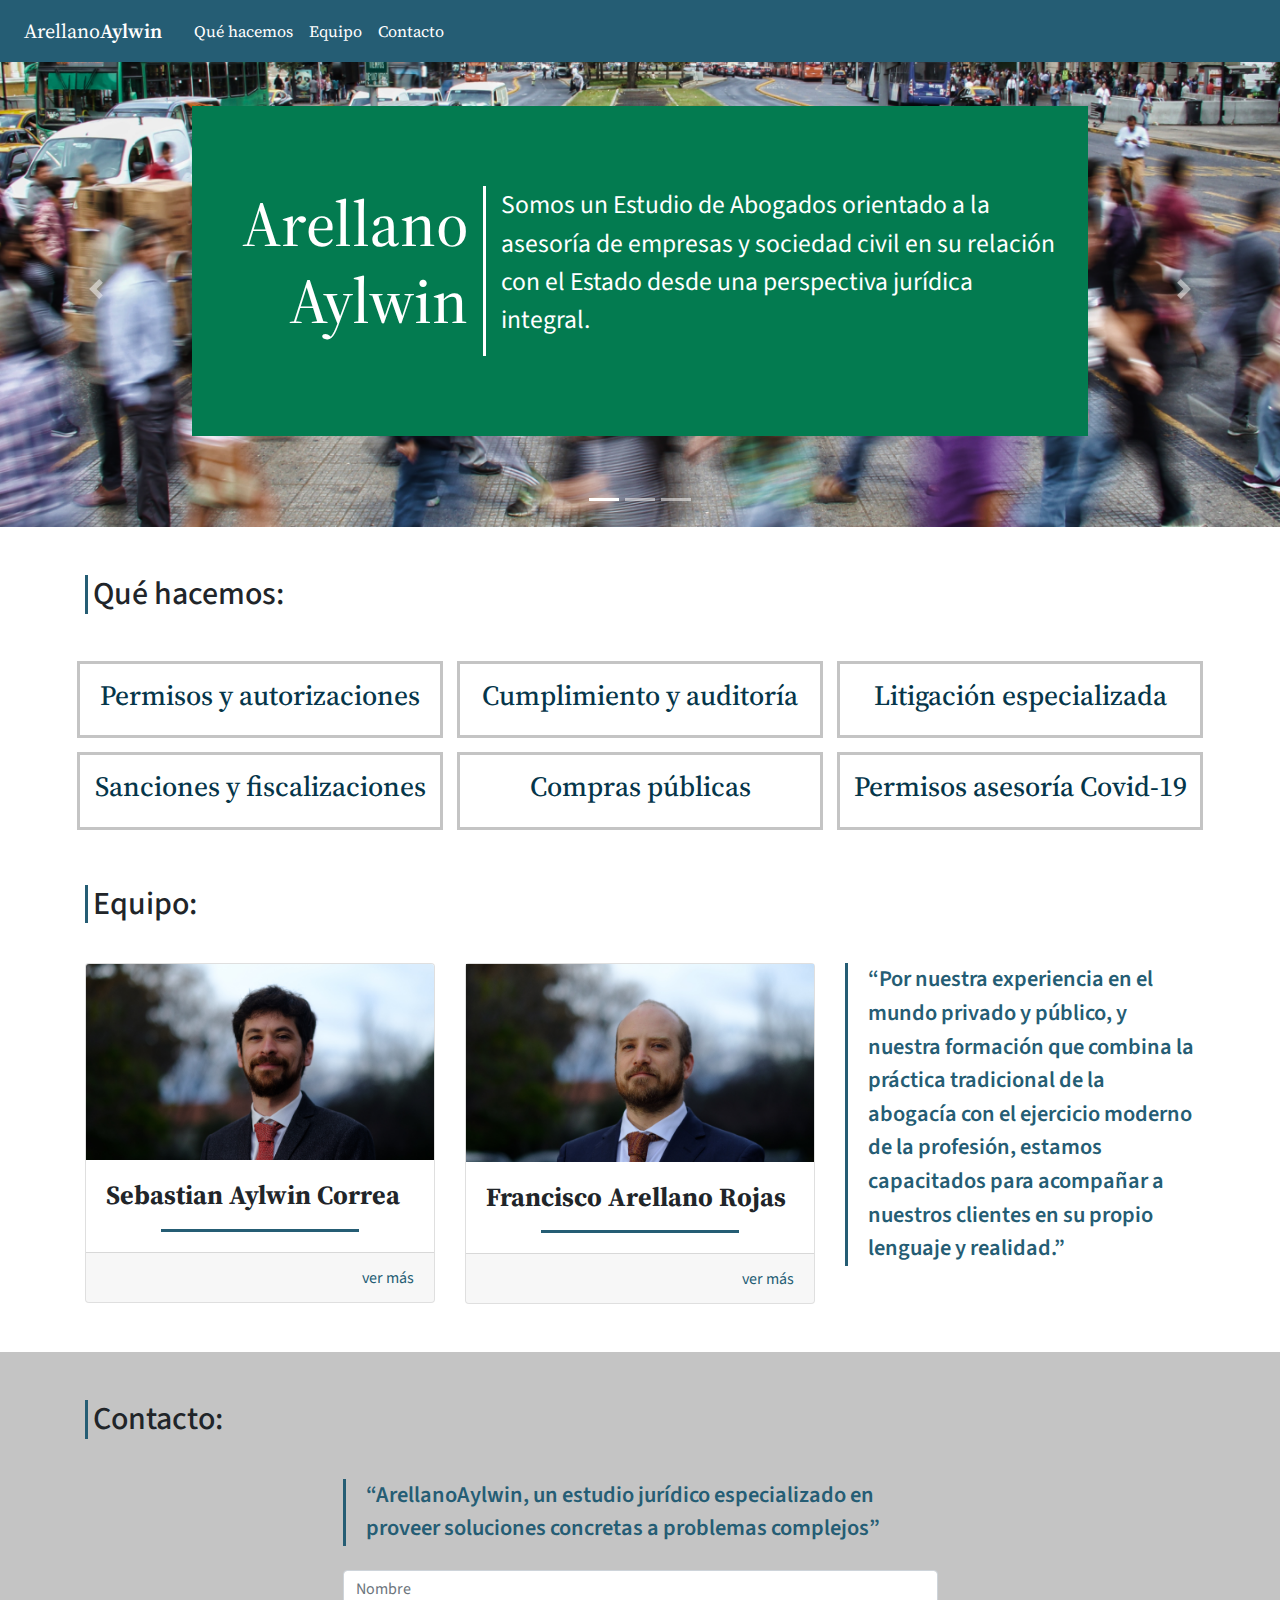
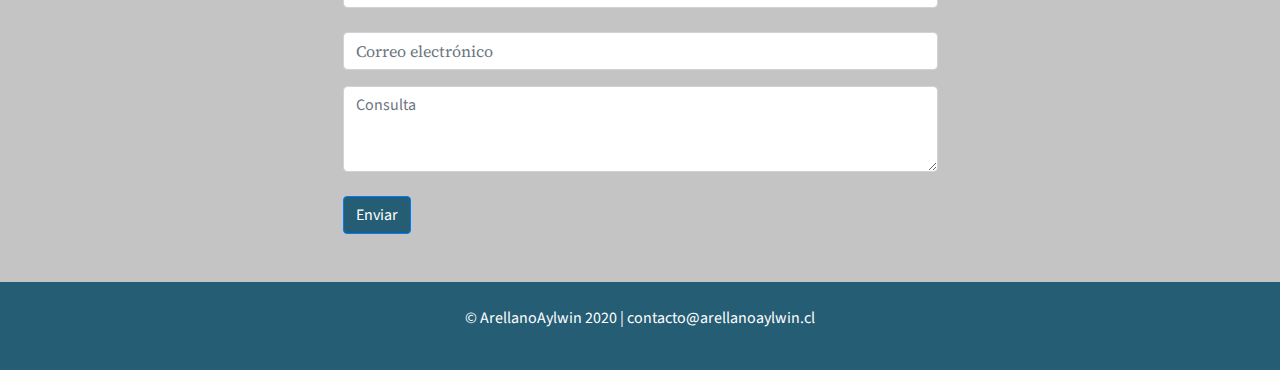
<file: index.html>
<!DOCTYPE html>
<html lang="es" dir="ltr">
  <head>
    <meta charset="utf-8">
    <meta name="description" content="Somos un Estudio de Abogados orientado a la asesoría de empresas y sociedad civil en su relación con el Estado desde una perspectiva jurídica integral.">
    <meta name="keywords" content="Abogaods, derecho, asesoría, regulación, permisos, litigación, auditoria, sanciones, compras públicas">
    <meta name="viewport" content="width=device-width, initial-scale=1, shrink-to-fit=no">
    <title>Arellano Aylwin estudio de abogados</title>
    <script type="application/ld+json">
    {
      "@context": "https://schema.org",
      "@type": "Organization",
      "url": "https://www.arellanoaylwin.cl",
      "logo": "https://www.arellanoaylwin.cl/assets/logo.png"
    }
    </script>
    <link rel="apple-touch-icon" sizes="180x180" href="/apple-touch-icon.png">
    <link rel="icon" type="image/png" sizes="32x32" href="/favicon-32x32.png">
    <link rel="icon" type="image/png" sizes="16x16" href="/favicon-16x16.png">
    <link rel="manifest" href="/site.webmanifest">
    <link rel="stylesheet" href="https://stackpath.bootstrapcdn.com/bootstrap/4.5.2/css/bootstrap.min.css" integrity="sha384-JcKb8q3iqJ61gNV9KGb8thSsNjpSL0n8PARn9HuZOnIxN0hoP+VmmDGMN5t9UJ0Z" crossorigin="anonymous">
    <link href="https://fonts.googleapis.com/css2?family=Source+Sans+Pro:wght@400;600;700&family=Source+Serif+Pro:wght@400;600&display=swap" rel="stylesheet">
    <link href="https://fonts.googleapis.com/icon?family=Material+Icons" rel="stylesheet">
    <link rel="stylesheet" href="estilos.css">
    <!-- Global site tag (gtag.js) - Google Analytics -->
    <script async src="https://www.googletagmanager.com/gtag/js?id=UA-180247516-1"></script>
    <script>
      window.dataLayer = window.dataLayer || [];
      function gtag(){dataLayer.push(arguments);}
      gtag('js', new Date());

      gtag('config', 'UA-180247516-1');
    </script>
  </head>

  <body>

    <nav class="navbar fixed-top navbar-expand-lg">
        <div class="navbar-brand p-2" id="menu-logo">
          <a href="index.html"><span>Arellano<strong>Aylwin</strong></span><a>
        </div>
        <button class="navbar-toggler" type="button" data-toggle="collapse" data-target="#navbarNav" aria-label="Toggle navigation">
          <span class="material-icons">menu</span>
        </button>
        <div class="collapse navbar-collapse" id="navbarNav">
          <ul class="navbar-nav">
            <li class="nav-item active"><a class="nav-link" href="#que-hacemos">Qué hacemos</a></li>
            <li class="nav-item active"><a class="nav-link" href="#equipo">Equipo</a></li>
            <li class="nav-item active"><a class="nav-link" href="#contacto">Contacto</a></li>
          </ul>
        </div>
    </nav>

    <div style="height: 50px;"></div>

    <header>
      <div id="carousel" class="carousel slide carousel-fade" data-ride="carousel">
      <ol class="carousel-indicators">
        <li data-target="#carousel" data-slide-to="0" class="active"></li>
        <li data-target="#carousel" data-slide-to="1"></li>
        <li data-target="#carousel" data-slide-to="2"></li>
      </ol>
      <div class="carousel-inner">
        <div class="carousel-item active">
            <img src="assets/calle-santiago-mauro-mora.png" class="d-none d-md-block w-100" alt="Cruce de semáforo peatonal de la Alameda con vista de a la torre Entel, Santiago de Chile. Foto de Mauro Mora">
            <img src="assets/carrusel2.png" class="d-block d-md-none w-100" alt="Cruce de semáforo peatonal de la Alameda con vista de a la torre Entel, Santiago de Chile. Foto de Mauro Mora">
          <div class="carousel-caption">
            <div class="caption-background-first">
              <div class="row">
                <div class="col-md-4 carrusel-logo filete">
                  <h1>Arellano<br>Aylwin</h1>
                </div>
                <div class="col-md align-self-center">
                  <p>Somos un Estudio de Abogados orientado a la asesoría de empresas y sociedad civil en su relación con el Estado desde una perspectiva jurídica integral.</p>
                </div>
              </div>
            </div>
          </div>
        </div>
        <div class="carousel-item">
          <img src="assets/antonio-garcia-ndz_u1_tFZo-unsplash 1.png" class="d-none d-md-block w-100" alt="Vista a una área desértica con paneles solares. Al fondo se ven grupos de cerros.">
          <img src="assets/carrusel1.png" class="d-block d-md-none w-100" alt="Vista a una área desértica con paneles solares. Al fondo se ven grupos de cerros.">
          <div class="carousel-caption">
            <div class="caption-background-second">
              <div class="row">
                <div class="col-md-4 carrusel-logo filete">
                  <h1>Arellano<br>Aylwin</h1>
                </div>
                <div class="col-md align-self-center">
                  <p>Ofrecemos una asesoría jurídica integral en la tramitación de permisos y licitaciones y la defensa ante fiscalizaciones y multas</p>
                </div>
              </div>
            </div>
          </div>
        </div>
        <div class="carousel-item">
          <img src="assets/valdivia_sernatur.png" class="d-none d-md-block w-100" alt="Vista de altura de la rivera de Valdivia. Foto de Sernatur.">
          <img src="assets/carrusel3.png" class="d-block d-md-none w-100" alt="Vista de altura de la rivera de Valdivia. Foto de Sernatur.">
          <div class="carousel-caption">
            <div class="caption-background-third">
              <div class="row">
                <div class="col-md-4 carrusel-logo filete">
                  <h1>Arellano<br>Aylwin</h1>
                </div>
                <div class="col-md align-self-center">
                  <p>Entendemos la regulación y las necesidades de nuestros clientes, entregando un servicio especializado</p>
                </div>
              </div>
            </div>
          </div>
        </div>
      </div>
      <a class="carousel-control-prev" href="#carousel" role="button" data-slide="prev">
        <span class="carousel-control-prev-icon" aria-hidden="true"></span>
        <span class="sr-only">Previous</span>
      </a>
      <a class="carousel-control-next" href="#carousel" role="button" data-slide="next">
        <span class="carousel-control-next-icon" aria-hidden="true"></span>
        <span class="sr-only">Next</span>
      </a>
    </div>

    </header>


    <section class="container" id="que-hacemos">
      <h2>Qué hacemos: </h2>
      <div class="row">
        <article class="col-sm servicios">
          <h3><a href="que-hacemos.html#permisos">Permisos y autorizaciones</a></h3>
        </article>
        <article class="col-sm servicios">
          <h3><a href="que-hacemos.html#cumplimiento">Cumplimiento y auditoría</a></h3>
        </article>
        <article class="col-sm servicios">
          <h3><a href="que-hacemos.html#litigacion">Litigación especializada</a></h3>
        </article>
      </div>

      <div class="row">
        <article class="col-sm servicios">
          <h3><a href="que-hacemos.html#sanciones">Sanciones y fiscalizaciones</a></h3>
        </article>
        <article class="col-sm servicios">
          <h3><a href="que-hacemos.html#compras">Compras públicas</a></h3>
        </article>
        <article class="col-sm servicios">
            <h3><a href="que-hacemos.html#covid">Permisos asesoría Covid-19</a></h3>
        </article>

      </div>
    </section>

    <section class="container" id="equipo">
      <h2>Equipo: </h2>
      <div class="row">
        <article class="col-md">
          <div id="sebastian-aylwin" class="card">
            <img class="card-img-top" src="assets/Sebastian_Aylwin.png" alt="Sebastian Aylwin abogado">
            <div class="card-body">
              <h3 class="card-title">Sebastian Aylwin Correa</h3>
              <div class="filete"></div>
            </div>
            <div class="card-footer text-right">
              <a href="equipo.html#aylwin">ver más</a>
            </div>
          </div>
        </article>
        <article class="col-md">
          <div id="francisco-arellano" class="card">
            <div class="card-img">
              <img class="img-fluid" src="assets/Francisco_Arellano.png" alt="Francisco Arellano abogado">
            </div>
            <div class="card-body">
              <h3 class="card-title">Francisco Arellano Rojas</h3>
              <div class="filete"></div>
            </div>
            <div class="card-footer text-right">
              <a href="equipo.html#arellano">ver más</a>
            </div>
          </div>
        </article>
        <article class="col-sm">
          <blockquote>
            “Por nuestra experiencia en el mundo privado y público, y nuestra formación que combina la práctica tradicional de la abogacía con el ejercicio moderno de la profesión, estamos capacitados para acompañar a nuestros clientes en su propio lenguaje y realidad.”
          </blockquote>
        </article>
      </div>
    </section>

    <section class="container-fluid mt-5 pb-5" id="contacto">
      <div class="container">
        <h2>Contacto: </h2>
      </div>
      <div class="container" id="formulario">
        <blockquote>“ArellanoAylwin, un estudio jurídico especializado en proveer soluciones concretas a problemas complejos”</blockquote>
        <form action="https://formsubmit.co/contacto@arellanoaylwin.cl" method="POST">
          <div class="form-group pt-2">
            <input class="form-control" type="text" name="Nombre" value="" placeholder="Nombre">
          </div>
          <div class="from-group py-2">
            <input class="form-control" type="email" name="correo" value="" placeholder="Correo electrónico">
          </div>
          <div class="form-group py-2">
            <textarea class="form-control" name="consulta" rows="3" placeholder="Consulta"></textarea>
            <input type="text" name="_honey" style="display:none">
          </div>
          <button type="submit" class="btn btn-primary">Enviar</button>
        </form>
      </div>
    </section>

    <footer>
      <div class="container py-4">
        <div class="row">
          <div class="col-sm">
            <p class="text-center">© ArellanoAylwin 2020 | contacto@arellanoaylwin.cl</p>
          </div>
        </div>
      </div>
    </footer>

    <!-- Optional JavaScript -->
    <!-- jQuery first, then Popper.js, then Bootstrap JS -->
    <script src="https://code.jquery.com/jquery-3.5.1.slim.min.js" integrity="sha384-DfXdz2htPH0lsSSs5nCTpuj/zy4C+OGpamoFVy38MVBnE+IbbVYUew+OrCXaRkfj" crossorigin="anonymous"></script>
    <script src="https://cdn.jsdelivr.net/npm/popper.js@1.16.1/dist/umd/popper.min.js" integrity="sha384-9/reFTGAW83EW2RDu2S0VKaIzap3H66lZH81PoYlFhbGU+6BZp6G7niu735Sk7lN" crossorigin="anonymous"></script>
    <script src="https://stackpath.bootstrapcdn.com/bootstrap/4.5.2/js/bootstrap.min.js" integrity="sha384-B4gt1jrGC7Jh4AgTPSdUtOBvfO8shuf57BaghqFfPlYxofvL8/KUEfYiJOMMV+rV" crossorigin="anonymous"></script>
  </body>
</html>
</file>
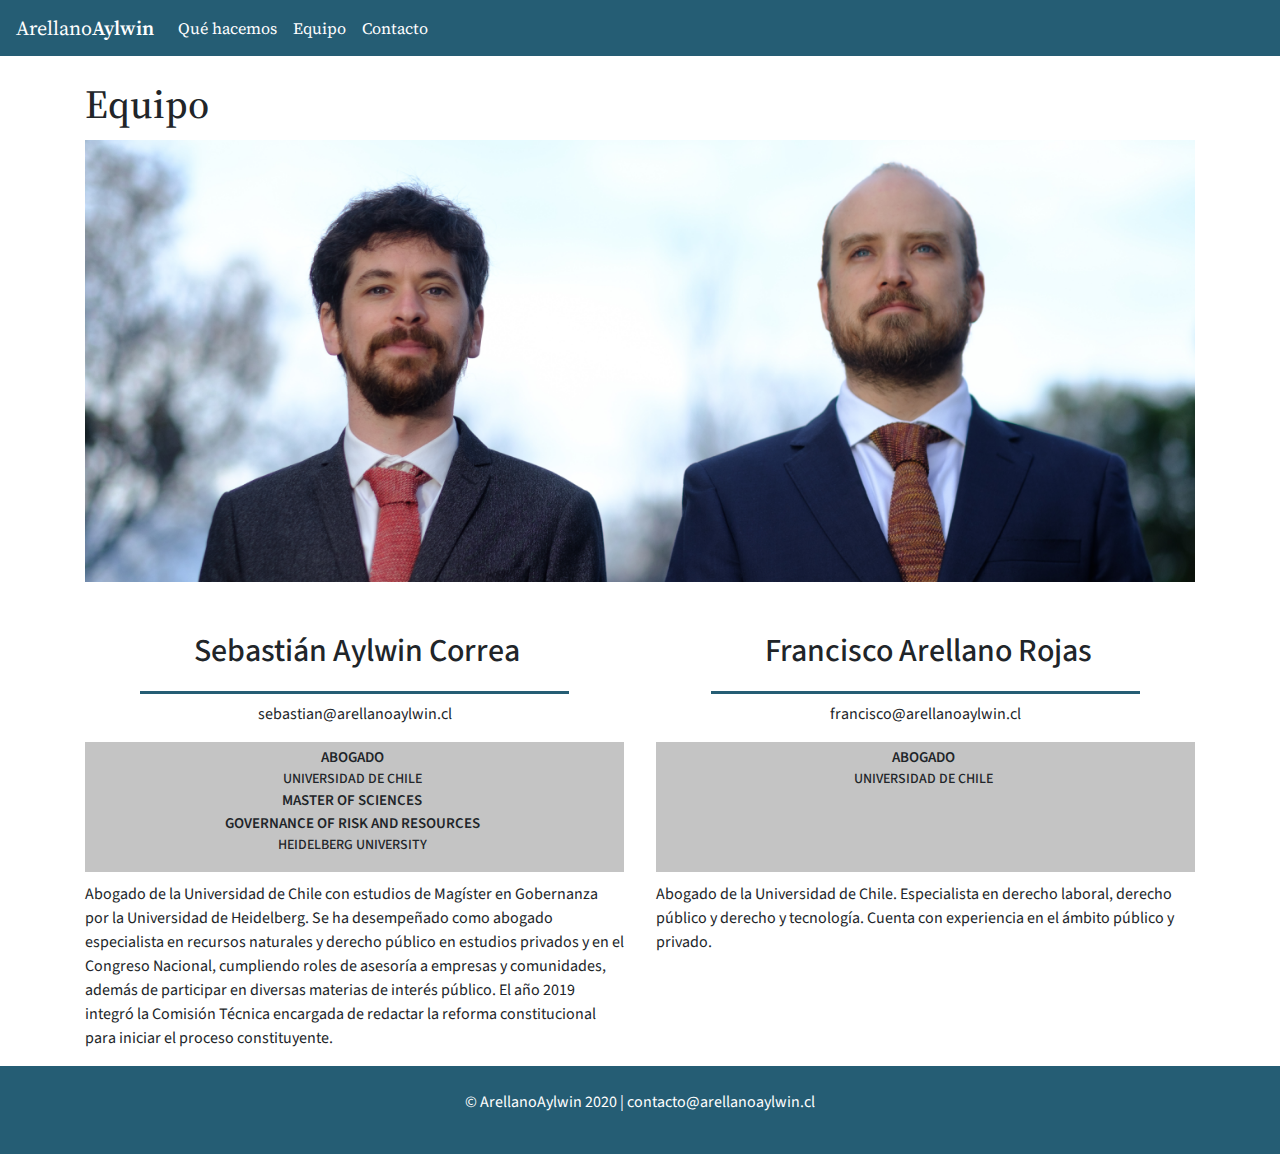
<file: equipo.html>
<!DOCTYPE html>
<html lang="es" dir="ltr">
  <head>
    <meta charset="utf-8">
    <meta name="viewport" content="width=device-width, initial-scale=1, shrink-to-fit=no">
    <title>Arellano Aylwin estudio de abogados</title>
    <script type="application/ld+json">
    {
      "@context": "https://schema.org",
      "@type": "Organization",
      "url": "https://www.arellanoaylwin.cl",
      "logo": "https://www.arellanoaylwin.cl/assets/logo.png"
    }
    </script>
    <link rel="apple-touch-icon" sizes="180x180" href="/apple-touch-icon.png">
    <link rel="icon" type="image/png" sizes="32x32" href="/favicon-32x32.png">
    <link rel="icon" type="image/png" sizes="16x16" href="/favicon-16x16.png">
    <link rel="manifest" href="/site.webmanifest">
    <link rel="stylesheet" href="https://stackpath.bootstrapcdn.com/bootstrap/4.5.2/css/bootstrap.min.css" integrity="sha384-JcKb8q3iqJ61gNV9KGb8thSsNjpSL0n8PARn9HuZOnIxN0hoP+VmmDGMN5t9UJ0Z" crossorigin="anonymous">
    <link href="https://fonts.googleapis.com/css2?family=Source+Sans+Pro:wght@400;600;700&family=Source+Serif+Pro:wght@400;600&display=swap" rel="stylesheet">
    <link href="https://fonts.googleapis.com/icon?family=Material+Icons" rel="stylesheet">
    <link rel="stylesheet" href="estilos.css">
    <!-- Global site tag (gtag.js) - Google Analytics -->
    <script async src="https://www.googletagmanager.com/gtag/js?id=UA-180247516-1"></script>
    <script>
      window.dataLayer = window.dataLayer || [];
      function gtag(){dataLayer.push(arguments);}
      gtag('js', new Date());

      gtag('config', 'UA-180247516-1');
    </script>
  </head>

  <body>

    <nav class="navbar fixed-top navbar-expand-lg">
      <div class="navbar-brand" id="menu-logo">
        <a href="index.html"><span>Arellano<strong>Aylwin</strong></span><a>
      </div>
      <button class="navbar-toggler" type="button" data-toggle="collapse" data-target="#navbarNav" aria-label="Toggle navigation">
        <span class="material-icons">menu</span>
      </button>
      <div class="collapse navbar-collapse" id="navbarNav">
        <ul class="navbar-nav">
          <li class="nav-item active"><a class="nav-link" href="que-hacemos.html">Qué hacemos</a></li>
          <li class="nav-item active"><a class="nav-link" href="equipo.html">Equipo</a></li>
          <li class="nav-item active"><a class="nav-link" href="index.html#contacto">Contacto</a></li>
        </ul>
      </div>
    </nav>

<div style="height: 80px;"></div>

  <header class="container">
    <h1>Equipo</h1>
  </header>

  <section class="pt-1">
    <div class="container equipo">
      <img class="img-fluid" src="assets/equipo.png" alt="Sebastián Aylwin y Francisco Arellano abogados de ArellanoAylwin">
      <div class="row">
        <div class="col-md pr-3">
          <div class="separador" id="aylwin"></div>
          <h2 class="text-center">Sebastián Aylwin Correa</h2>
          <div class="filete"></div>
          <p class="text-center pt-2">sebastian@arellanoaylwin.cl</p>
          <div class="resume">
            <ul>
              <li class="carrera">Abogado</li>
              <li class="universidad">Universidad de Chile</li>
              <li class="carrera">Master of Sciences</li>
              <li class="carrera">Governance of Risk and Resources</li>
              <li class="universidad">Heidelberg University</li>
            </ul>
          </div>
          <p class="info">Abogado de la Universidad de Chile con estudios de Magíster en Gobernanza por la Universidad de Heidelberg. Se ha desempeñado como abogado especialista en recursos naturales y derecho público en estudios privados y en el Congreso Nacional, cumpliendo roles de asesoría a empresas y comunidades, además de participar en diversas materias de interés público. El año 2019 integró la Comisión Técnica encargada de redactar la reforma constitucional para iniciar el proceso constituyente.</p>
        </div>

        <div class="col-md pl-3">
          <div class="separador" id="arellano"></div>
          <h2 class="text-center">Francisco Arellano Rojas</h2>
          <div class="filete"></div>
          <p class="text-center pt-2">francisco@arellanoaylwin.cl</p>
          <div class="resume">
            <ul>
              <li class="carrera">Abogado</li>
              <li class="universidad">Universidad de Chile</li>
            </ul>
          </div>
          <p class="info">Abogado de la Universidad de Chile. Especialista en derecho laboral, derecho público y derecho y tecnología. Cuenta con experiencia en el ámbito público y privado.</p>
        </div>
      </div>
    </div>
 </section>

    <footer>
      <div class="container py-4">
        <div class="row">
          <div class="col-sm">
            <p class="text-center">© ArellanoAylwin 2020 | contacto@arellanoaylwin.cl</p>
          </div>
        </div>
      </div>
    </footer>

    <!-- Optional JavaScript -->
    <!-- jQuery first, then Popper.js, then Bootstrap JS -->
    <script src="https://code.jquery.com/jquery-3.5.1.slim.min.js" integrity="sha384-DfXdz2htPH0lsSSs5nCTpuj/zy4C+OGpamoFVy38MVBnE+IbbVYUew+OrCXaRkfj" crossorigin="anonymous"></script>
    <script src="https://cdn.jsdelivr.net/npm/popper.js@1.16.1/dist/umd/popper.min.js" integrity="sha384-9/reFTGAW83EW2RDu2S0VKaIzap3H66lZH81PoYlFhbGU+6BZp6G7niu735Sk7lN" crossorigin="anonymous"></script>
    <script src="https://stackpath.bootstrapcdn.com/bootstrap/4.5.2/js/bootstrap.min.js" integrity="sha384-B4gt1jrGC7Jh4AgTPSdUtOBvfO8shuf57BaghqFfPlYxofvL8/KUEfYiJOMMV+rV" crossorigin="anonymous"></script>
    </body>
</html>
</file>
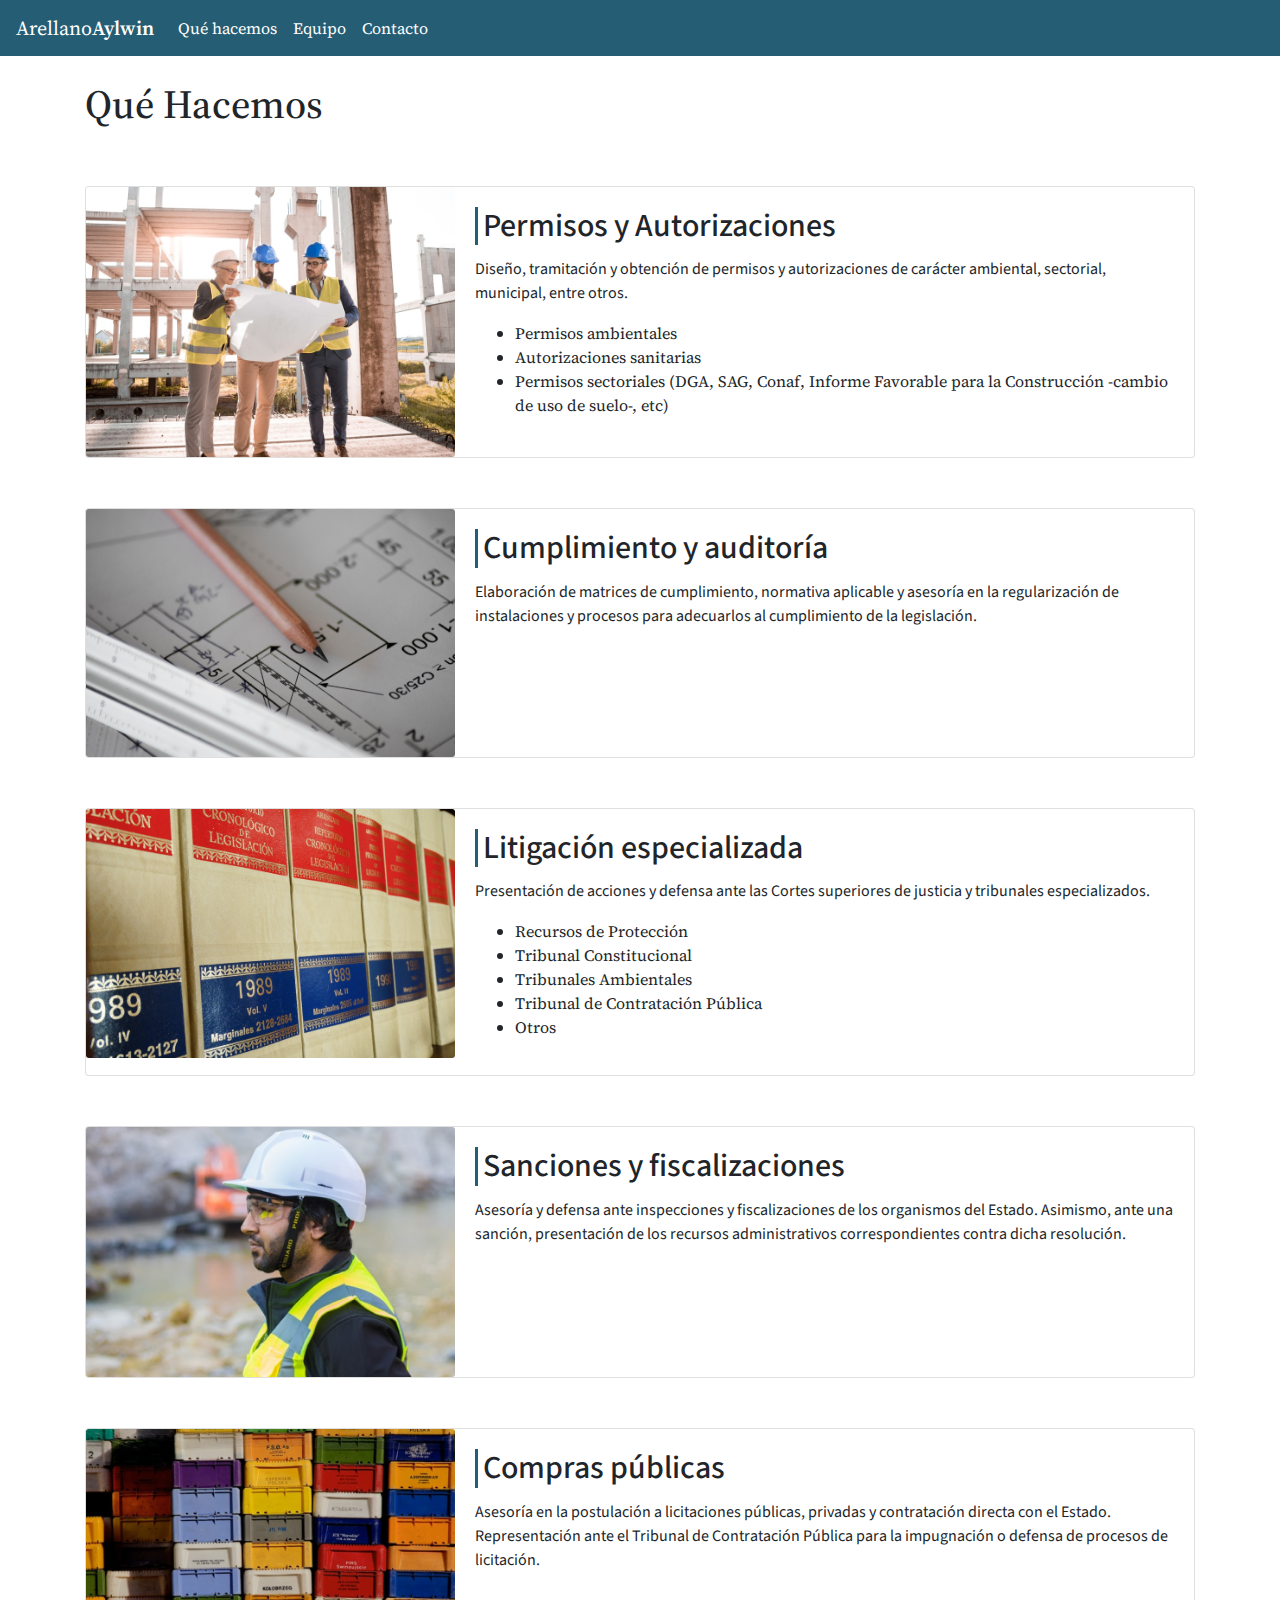
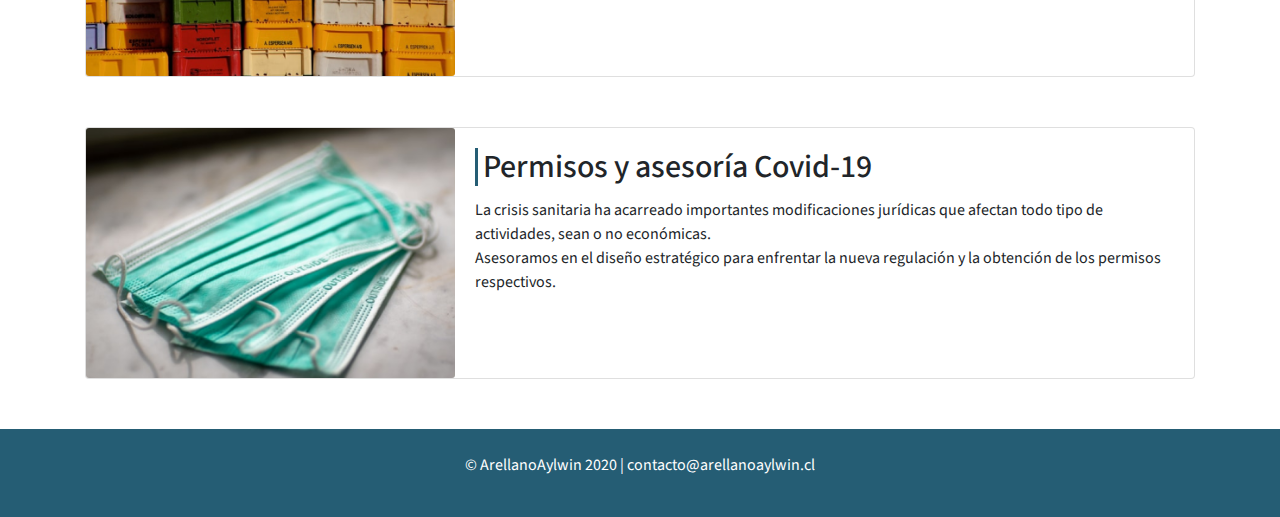
<file: que-hacemos.html>
<!DOCTYPE html>
<html lang="es" dir="ltr">
  <head>
    <meta charset="utf-8">
    <meta name="viewport" content="width=device-width, initial-scale=1, shrink-to-fit=no">
    <title>Arellano Aylwin estudio de abogados</title>
    <script type="application/ld+json">
    {
      "@context": "https://schema.org",
      "@type": "Organization",
      "url": "https://www.arellanoaylwin.cl",
      "logo": "https://www.arellanoaylwin.cl/assets/logo.png"
    }
    </script>
    <link rel="apple-touch-icon" sizes="180x180" href="/apple-touch-icon.png">
    <link rel="icon" type="image/png" sizes="32x32" href="/favicon-32x32.png">
    <link rel="icon" type="image/png" sizes="16x16" href="/favicon-16x16.png">
    <link rel="manifest" href="/site.webmanifest">
    <link rel="stylesheet" href="https://stackpath.bootstrapcdn.com/bootstrap/4.5.2/css/bootstrap.min.css" integrity="sha384-JcKb8q3iqJ61gNV9KGb8thSsNjpSL0n8PARn9HuZOnIxN0hoP+VmmDGMN5t9UJ0Z" crossorigin="anonymous">
    <link href="https://fonts.googleapis.com/css2?family=Source+Sans+Pro:wght@400;600;700&family=Source+Serif+Pro:wght@400;600&display=swap" rel="stylesheet">
    <link href="https://fonts.googleapis.com/icon?family=Material+Icons" rel="stylesheet">
    <link rel="stylesheet" href="estilos.css">
    <!-- Global site tag (gtag.js) - Google Analytics -->
    <script async src="https://www.googletagmanager.com/gtag/js?id=UA-180247516-1"></script>
    <script>
      window.dataLayer = window.dataLayer || [];
      function gtag(){dataLayer.push(arguments);}
      gtag('js', new Date());

      gtag('config', 'UA-180247516-1');
    </script>
  </head>

  <body>

    <nav class="navbar fixed-top navbar-expand-lg">
      <div class="navbar-brand" id="menu-logo">
        <a href="index.html"><span>Arellano<strong>Aylwin</strong></span><a>
      </div>
      <button class="navbar-toggler" type="button" data-toggle="collapse" data-target="#navbarNav" aria-label="Toggle navigation">
        <span class="material-icons">menu</span>
      </button>
      <div class="collapse navbar-collapse" id="navbarNav">
        <ul class="navbar-nav">
          <li class="nav-item active"><a class="nav-link" href="que-hacemos.html">Qué hacemos</a></li>
          <li class="nav-item active"><a class="nav-link" href="equipo.html">Equipo</a></li>
          <li class="nav-item active"><a class="nav-link" href="index.html#contacto">Contacto</a></li>
        </ul>
      </div>
    </nav>

<div style="height: 80px;"></div>

<div class="container">
  <header>
    <h1>Qué Hacemos</h1>
  </header>
</div>

  <section class="container mt-0 pt-0">
    <div class="separador" id="permisos"></div>
    <div class="card">
   <div class="row no-gutters">
     <div class="col-md-4">
       <img src="assets/hacemos_1_permisos.png" class="card-img" alt="Permisos y Autorizaciones">
     </div>
     <div class="col-md-8">
       <div class="card-body">
         <h2 class="card-title">Permisos y Autorizaciones</h2>
         <p>Diseño, tramitación y obtención de permisos y autorizaciones de carácter ambiental, sectorial, municipal, entre otros.</p>
         <ul>
           <li>Permisos ambientales</li>
           <li>Autorizaciones sanitarias</li>
           <li>Permisos sectoriales (DGA, SAG, Conaf, Informe Favorable para la Construcción -cambio de uso de suelo-, etc)</li>
         </ul>
       </div>
     </div>
   </div>
 </div>

  <div class="separador" id="cumplimiento"></div>
 <div class="card">
  <div class="row no-gutters">
    <div class="col-md-4">
      <img src="assets/hacemos_2_auditorias.png" class="card-img" alt="Cumplimiento y auditoría">
    </div>
    <div class="col-md-8">
      <div class="card-body">
        <h2 class="card-title">Cumplimiento y auditoría</h2>
        <p>Elaboración de matrices de cumplimiento, normativa aplicable y asesoría en la regularización de instalaciones y procesos para adecuarlos al cumplimiento de la legislación.</p>
      </div>
    </div>
  </div>
  </div>

<div class="separador" id="litigacion"></div>
  <div class="card">
   <div class="row no-gutters">
     <div class="col-md-4">
       <img src="assets/hacemos_3_litigacion.png" class="card-img" alt="Litigación especializada">
     </div>
     <div class="col-md-8">
       <div class="card-body">
         <h2 class="card-title">Litigación especializada</h2>
         <p>Presentación de acciones y defensa ante las Cortes superiores de justicia y tribunales especializados.</p>
         <ul>
           <li> Recursos de Protección</li>
           <li>Tribunal Constitucional</li>
           <li>Tribunales Ambientales</li>
           <li>Tribunal de Contratación Pública</li>
           <li>Otros</li>
         </ul>
       </div>
     </div>
   </div>
   </div>

<div class="separador" id="sanciones"></div>
   <div class="card">
    <div class="row no-gutters">
      <div class="col-md-4">
        <img src="assets/hacemos_4_fiscalizacion.png" class="card-img" alt="Sanciones y fiscalizaciones">
      </div>
      <div class="col-md-8">
        <div class="card-body">
          <h2 class="card-title">Sanciones y fiscalizaciones</h2>
          <p>Asesoría y defensa ante inspecciones y fiscalizaciones de los organismos del Estado. Asimismo, ante una sanción, presentación de los recursos administrativos correspondientes contra dicha resolución.</p>
        </div>
      </div>
    </div>
    </div>

<div class="separador" id="compras"></div>
    <div class="card">
     <div class="row no-gutters">
       <div class="col-md-4">
         <img src="assets/hacemos_5_compras.png" class="card-img" alt="Compras públicas">
       </div>
       <div class="col-md-8">
         <div class="card-body">
           <h2 class="card-title">Compras públicas</h2>
           <p>Asesoría en la postulación a licitaciones públicas, privadas y contratación directa con el Estado. <br> Representación ante el Tribunal de Contratación Pública para la impugnación o defensa de procesos de licitación.</p>
         </div>
       </div>
     </div>
     </div>

<div class="separador" id="covid"></div>
     <div class="card">
      <div class="row no-gutters">
        <div class="col-md-4">
          <img src="assets/hacemos_6_covid.png" class="card-img" alt="Permisos y asesoría Covid-19">
        </div>
        <div class="col-md-8">
          <div class="card-body">
            <h2 class="card-title">Permisos y asesoría Covid-19</h2>
            <p>La crisis sanitaria ha acarreado importantes modificaciones jurídicas que afectan todo tipo de actividades, sean o no económicas.<br>Asesoramos en el diseño estratégico para enfrentar la nueva regulación y la obtención de los permisos respectivos.</p>
          </div>
        </div>
      </div>
      </div>

  </section>

<div class="separador" id="covid"></div>
  <footer>
    <div class="container py-4">
      <div class="row">
        <div class="col-sm">
          <p class="text-center">© ArellanoAylwin 2020 | contacto@arellanoaylwin.cl</p>
        </div>
      </div>
    </div>
  </footer>

  <!-- Optional JavaScript -->
  <!-- jQuery first, then Popper.js, then Bootstrap JS -->
  <script src="https://code.jquery.com/jquery-3.5.1.slim.min.js" integrity="sha384-DfXdz2htPH0lsSSs5nCTpuj/zy4C+OGpamoFVy38MVBnE+IbbVYUew+OrCXaRkfj" crossorigin="anonymous"></script>
  <script src="https://cdn.jsdelivr.net/npm/popper.js@1.16.1/dist/umd/popper.min.js" integrity="sha384-9/reFTGAW83EW2RDu2S0VKaIzap3H66lZH81PoYlFhbGU+6BZp6G7niu735Sk7lN" crossorigin="anonymous"></script>
  <script src="https://stackpath.bootstrapcdn.com/bootstrap/4.5.2/js/bootstrap.min.js" integrity="sha384-B4gt1jrGC7Jh4AgTPSdUtOBvfO8shuf57BaghqFfPlYxofvL8/KUEfYiJOMMV+rV" crossorigin="anonymous"></script>
</body>
</html>
</file>
<file: estilos.css>
html{
  font-size: 16px;
  color: #05364A;
}

html, body, h1, h3, h4, h5, h6, blockquote {
  font-family: 'Source Serif Pro', serif;
}

strong {
    font-family: 'Source Serif Pro', serif;
    font-weight: 600;
}

p, h2, blockquote, .form-group, button, .resume {
  font-family: 'Source Sans Pro', sans-serif;
}

nav {
  background-color: #255D74;
}

nav a {
  color: white;
  text-decoration: none;
}

nav a:hover {
  color: black;
  text-decoration: none;
}

.separador {
  height: 50px;
}

.material-icons {
  color: white;
}


.carousel-caption {
  text-align: left;
  bottom: 15%;
}

.carousel-caption p {
  font-size: 1.6rem;
  padding-right: 30px;
}

.carousel-caption h1 {
  font-size: 4rem;
}

.caption-background-first {
  background-color: #037B50;
  padding-top: 5rem;
  padding-bottom: 5rem;
}

.caption-background-second {
  background: #B7763B;
  padding-top: 5rem;
  padding-bottom: 5rem;
}

.caption-background-third {
  background: #386B7F;
  padding-top: 5rem;
  padding-bottom: 5rem;
}

.carrusel-logo {
  text-align: right;
}

.carousel-caption .filete {
  border-right-style: solid;
}

@media only screen and (min-width: 1300px; max-width: 1499px;) {
  .carousel-caption {
    /*text-align: center;*/
    bottom: 18%;
  }
  .carousel-caption p {
    padding-right: 60px;
    padding-left: 30px;
  }
}

@media only screen and (min-width: 1500px; max-width: 1599px;) {
  .carousel-caption {
    /*text-align: center;*/
    bottom: 22%;
  }
  .carousel-caption p {
    padding-right: 80px;
    padding-left: 30px;
  }
}
@media only screen and (min-width: 1600px) {
  html body {
    font-size: 18px;
  }

  .carousel-caption {
    /*text-align: center;*/
    bottom: 28%;
  }
  .carousel-caption p {
    padding-right: 100px;
    padding-left: 30px;
  }

  .carousel-caption h1 {
    padding-right: 30px;
  }
}


@media only screen and (max-width: 600px) {
  html body {
    font-size: 14px;

  }
  .carousel-caption {
    text-align: center;
    bottom: 8%;
  }

  .carousel-caption h1 {
    font-size: 2.3rem;
  }

  .carousel-caption p {
    font-size: 1.2rem;
    padding: 0 10px 0 10px;
  }

  .carrusel-logo {
    margin-right: 15px;
  }

  .filete {
    border: 0;
  }

  .caption-background-first {
    padding-top: 3rem;
    padding-bottom: 3rem;
  }

  .caption-background-second {
    padding-top: 3rem;
    padding-bottom: 3rem;
  }

  .caption-background-third {
    padding-top: 4rem;
    padding-bottom: 4rem;
  }

}

section {
  padding-top: 3rem;
}

section h2 {
  border-left-style: solid;
  padding-left: 5px;
  border-color: #255D74;
  margin-bottom: 40px;
}

.servicios {
  padding: 15px 10px 15px 10px;
  margin: 7px;
  text-align: center;
  border-style: solid;
  border-color: #C4C4C4;
  color: #05364A;
}

.servicios:hover {
  border-style: solid;
  border-color: #C4C4C4;
  color: white;
  background-color: #255D74;
}

.servicios a {
  color: #05364A;

}

.servicios a:hover {
  color: white;
  text-decoration: none;
}

#equipo h3 {
  font-size: 1.65rem;
  font-weight: 700;
}

#equipo .filete {
  border-bottom-style: solid;
  border-color: #255D74;
  margin: 0 55px 0 55px;
  padding: 5px 0 0 0;
}

#equipo blockquote{
  color: #255D74;
  font-size: 1.4rem;
  border-left-style: solid;
  padding-left: 20px;
  border-color: #255D74;
  font-weight: 600;
}

#equipo a {
  color: #255D74;
  font-family: 'Source Sans Pro', sans-serif;
  text-align: left;
}

@media only screen and (max-width: 1000px) {
  #equipo blockquote {
    font-size: 1rem;
    padding-left: 10px;
  }
}

@media only screen and (max-width: 600px) {
  #equipo blockquote {
    font-size: 1.45rem;
    padding-left: 20px;
}
}

.resume {
  min-height: 130px;
  background-color: #C4C4C4;
  margin-bottom: 10px;
  padding-top: 5px;
  padding-right: 5px;
  text-align: center;
}

.resume ul {
  padding-left: 0px;
}

.resume li {
    list-style-type: none;
}

.resume .carrera {
  text-transform: uppercase;
  font-weight: 600;
  font-size: 15px;
}

.resume .universidad {
  text-transform: uppercase;
  font-weight: 500;
  font-size: 14px;
}

.resume .info {
  line-height: 10%;
}

.equipo h2 {
    border-left-style: none;
    margin-bottom: 15px;
}

.equipo .filete {
  border-bottom-style: solid;
  border-color: #255D74;
  margin: 0 55px 0 55px;
  padding: 5px 0 0 0;
}

#contacto {
  background-color: #C4C4C4;
}

#contacto blockquote {
  color: #255D74;
  font-size: 1.4rem;
  border-left-style: solid;
  padding-left: 20px;
  border-color: #255D74;
  font-weight: 600;
}

#contacto button {
  background-color: #255D74;
}

#formulario {
  width: 50%;
}

@media only screen and (max-width: 568px) {
  #formulario {
    width: 100%;
    font-size: 0.7rem;

  }
  #contacto blockquote {
    color: #255D74;
    font-size: 1rem;
    border-left-style: solid;
    padding-left: 10px;
    border-color: #255D74;
    font-weight: 600;
  }

}

footer {
  background-color: #255D74;
  color: white;
}
</file>
